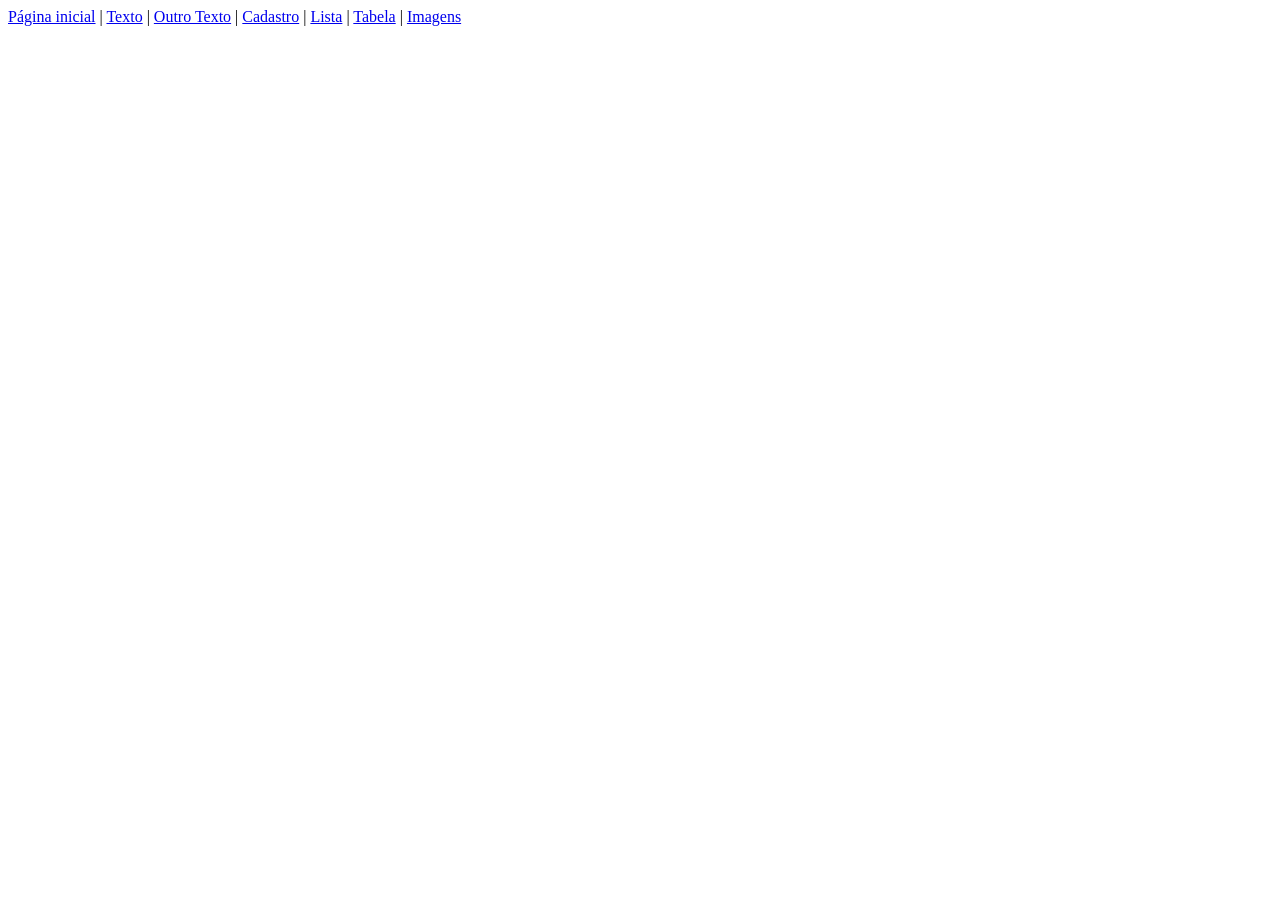
<file: index.html>
<!DOCTYPE html>
<html lang="pt-br">
<head>
    <meta charset="UTF-8">
    <meta name="viewport" content="width=device-width, initial-scale=1.0">
    <title>Projeto WEB - HTML/CSS </title>
</head>
<body>
    <div id="link">
        <a href="index.html">Página inicial</a> | <a href="/paginas/texto.html">Texto</a> | <a href="/paginas/outras_paginas/outro_texto.html">Outro Texto</a> | <a href="/paginas/cadastro.html">Cadastro</a> | <a href="/paginas/listas.html">Lista</a> | <a href="/paginas/tabela.html">Tabela</a> | <a href="/paginas/imagens.html">Imagens</a>
    </div>

 
</body>
</html>
</file>
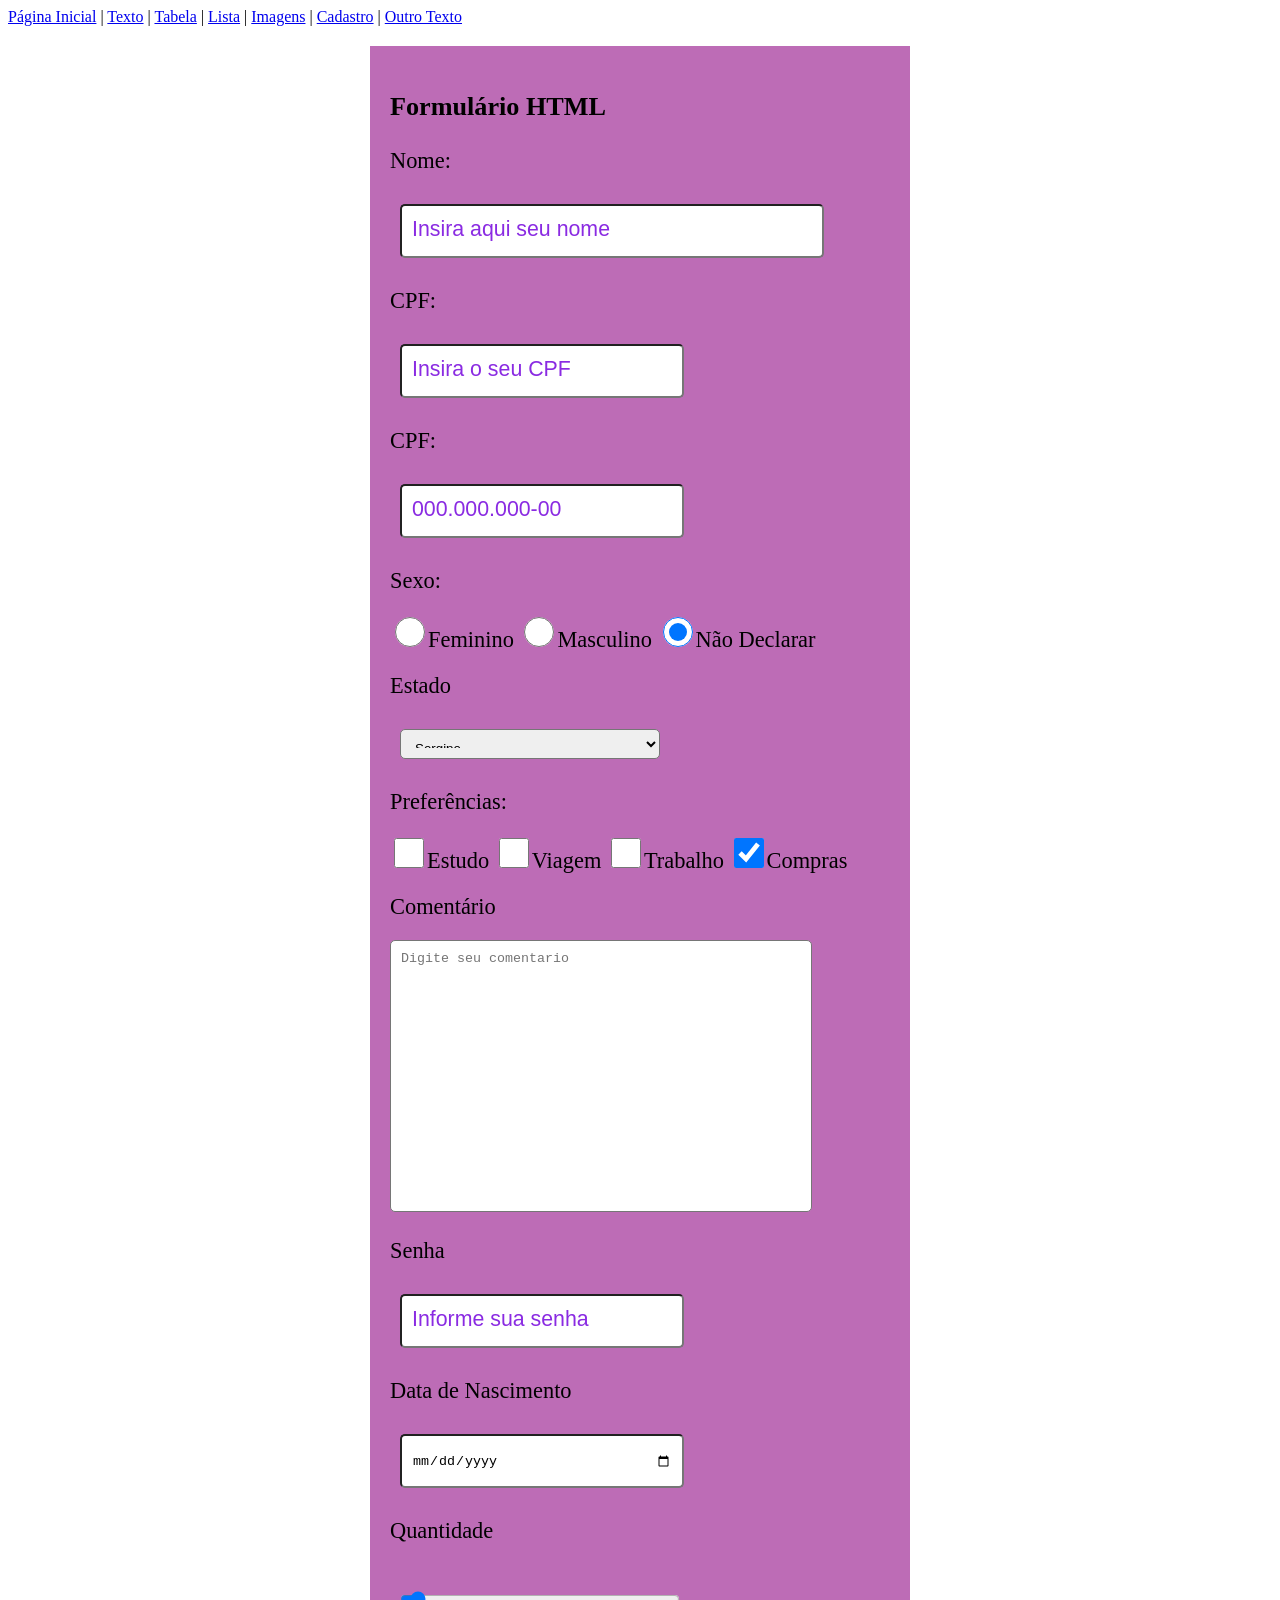
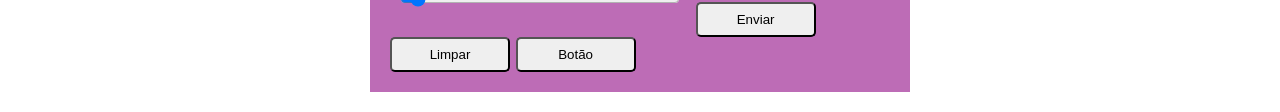
<file: paginas/cadastro.html>
<!DOCTYPE html>
<html lang="pt-br">
<head>
    <meta charset="UTF-8">
    <meta name="viewport" content="width=device-width, initial-scale=1.0">
    <title>Projeto Web - HTML/CSS</Html></title>
    <link rel="stylesheet" href="../css/style_formulario.css">
</head>
<body>
    <div id="links">
        <a href="../index.html">Página Inicial</a> | <a href="/paginas/texto.html">Texto</a> | <a href="/paginas/tabela.html">Tabela</a> | <a href="/paginas/listas.html">Lista</a> | <a href="/paginas/imagens.html">Imagens</a> | <a href="/paginas/cadastro.html">Cadastro</a> | <a href="/paginas/outras paginas/outro_texto.html">Outro Texto</a>
    </div>

    <div id="div-form">
        <h3>Formulário HTML</h3>
        <form name="form-pessoa" id="form-pessoa" method="post">

            <label for="nome">Nome:</label>
            <input type="text" id="nome" name="nome" class="input-txt01" maxlength="30" required placeholder="Insira aqui seu nome">

            <label for="cpf">CPF:</label>
            <input type="number" name="cpf" id="cpf" maxlength="14" class="input-txt02" placeholder="Insira o seu CPF" required>

            <label for="cpf">CPF:</label>
            <input type="text" name="cpf" id="cpf" maxlength="14" class="input-txt02" placeholder="000.000.000-00" pattern="[0-9]{3}\.[0-9]{3}\.[0-9]{3}\-[0-9]{2}" required>

            <label for="sexo">Sexo:</label>
            <input type="radio" name="sexo" id="sxF" required class="input-radio" value="F">Feminino
            <input type="radio" name="sexo" id="sxM" required class="input-radio" value="M">Masculino
            <input type="radio" name="sexo" id="sxND" required class="input-radio" value="N" checked>Não Declarar

            <label for="estado">Estado</label>
            <select name="estado" id="estado" class="input-txt02" required>
                <option>Selecione o Estado</option>
                <option value="Al">Alagoas</option>
                <option value="Ba">Bahia</option>
                <option value="Pe">Pernambuco</option>
                <option value="Pb">Paraíba</option>
                <option value="RN">Rio Grande do Norte</option>
                <option value="Ce">Ceára</option>
                <option value="Pi">Piauí</option>
                <option value="Ma">Maranhão</option>
                <option value="Se" selected>Sergipe</option>
            </select>

            <label for="preferencias">Preferências:</label>
            <input type="checkbox" name="estudo" class="input-check" id="estudo" value="estudo">Estudo
            <input type="checkbox" name="viagem" class="input-check" id="viagem" value="viagem">Viagem
            <input type="checkbox" name="trabalho" class="input-check" id="trabalho" value="trabalho">Trabalho
            <input type="checkbox" name="compras" class="input-check" id="compras" value="compras" checked>Compras

            <label for="comentario">Comentário</label>
            <textarea name="comentario" id="comentario" maxlength="40" placeholder="Digite seu comentario"></textarea>

            <label for="senha">Senha</label>
            <input type="password" name="senha" id="senha" class="input-txt02" required placeholder="Informe sua senha" maxlength="6">

            <label for="datanascimento">Data de Nascimento</label>
            <input type="date" name="datanascimento" id="datanascimento" class="input-txt02" required>

            <label for="quantidade">Quantidade</label>
            <input type="range" name="quantidade" id="quantidade" class="input-txt02" min="0" max="10" step="2" value="0" required>

            <button type="submit" id="btn-enviar" class="btn">Enviar</button>
            <button type="reset" id="btn-limpar" class="btn">Limpar</button>
            <button id="btn" class="btn">Botão</button>

        </form>

        <form name="form-pessoa02">
            
        </form>

    </div>
</body>
</html>
</file>
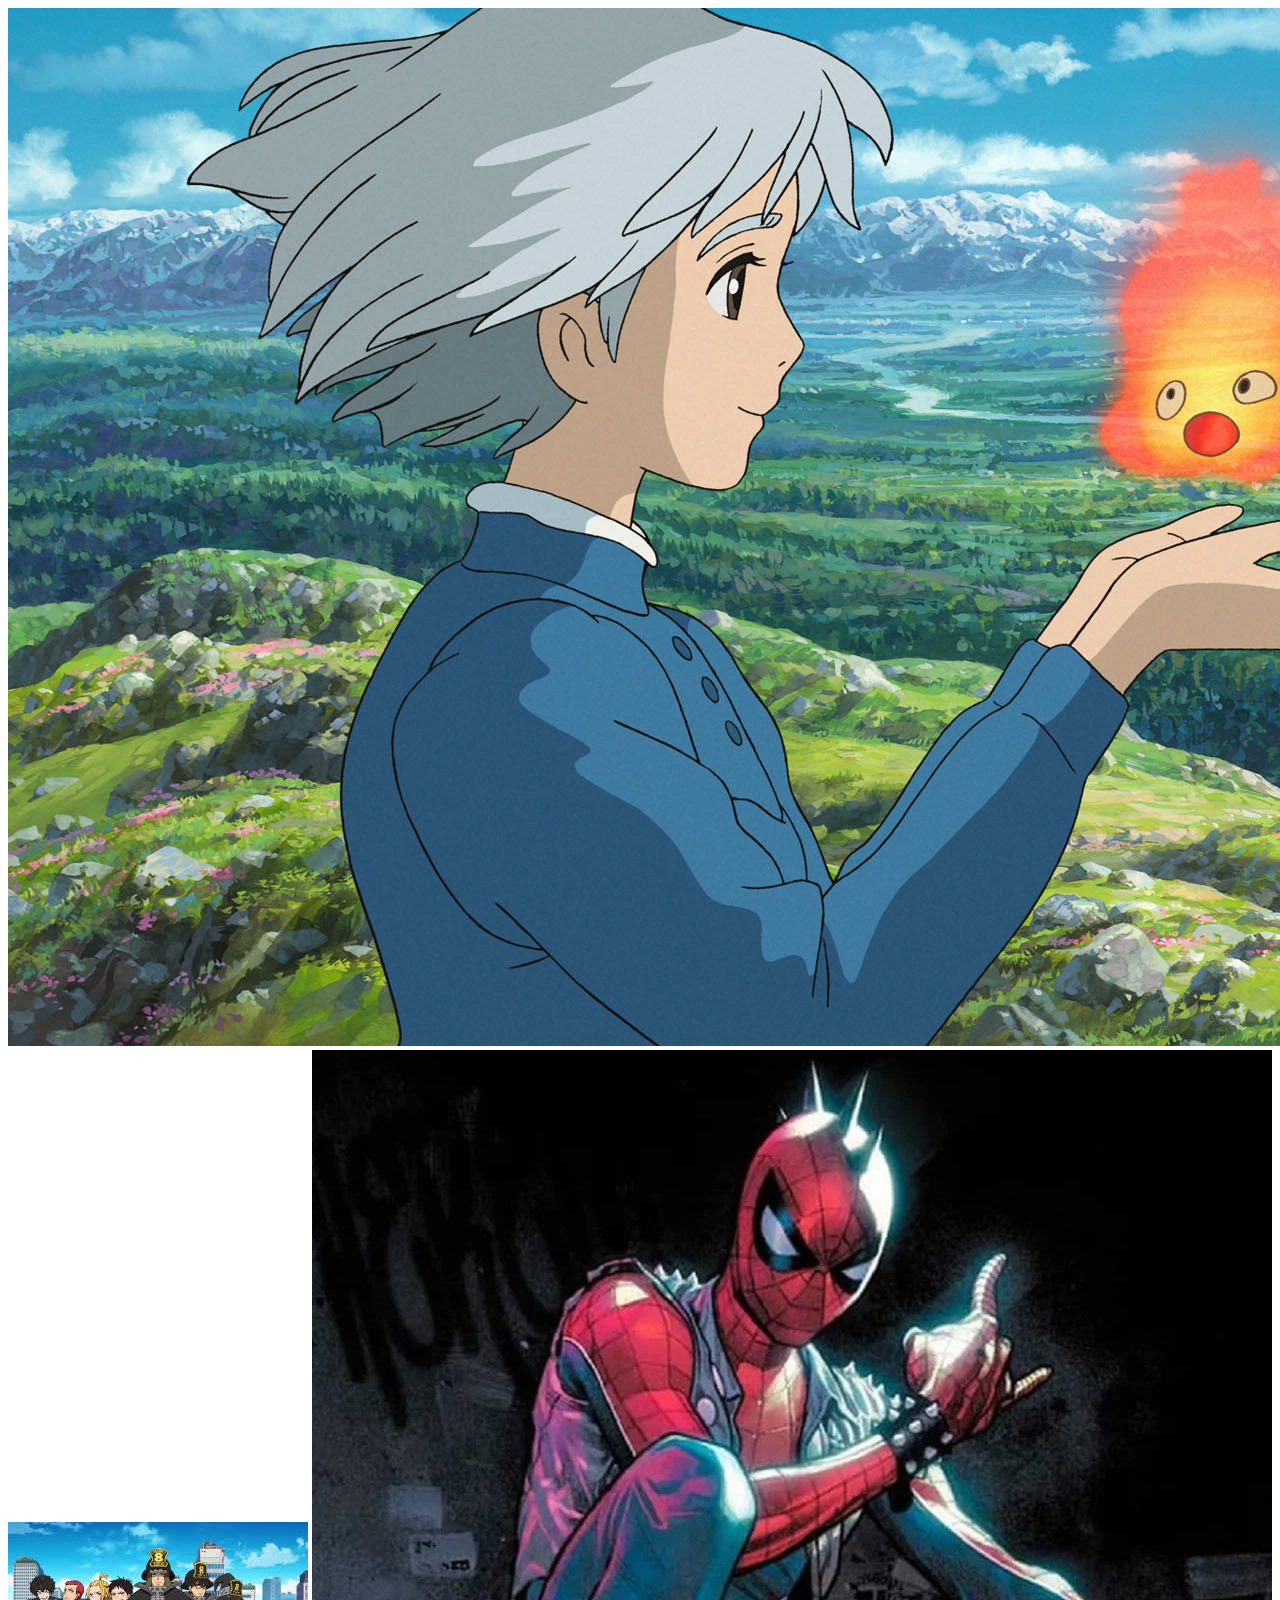
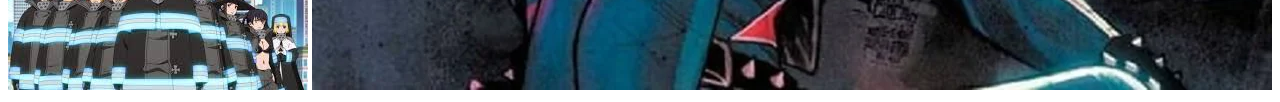
<file: paginas/imagem.html>
<!DOCTYPE html>
<html lang="pt-br">
<head>
    <meta charset="UTF-8">
    <meta name="viewport" content="width=device-width, initial-scale=1.0">
    <title>Projeto Web - HTML/CSS</title>
</head>
<body>
    <div id="div-imagens">
        <img src="../imagens/imagem01.webp" alt="Castelo Animado" title="Castelo Animado">

        <img src="../imagens/imagem02.jpg" alt="Fire Force"  title="Fire Force">

        <img src="../imagens/imagem03.webp" alt="Homem Aranha Punk" title="Homem Aranha Punk">
    </div>
    
</body>
</html>
</file>
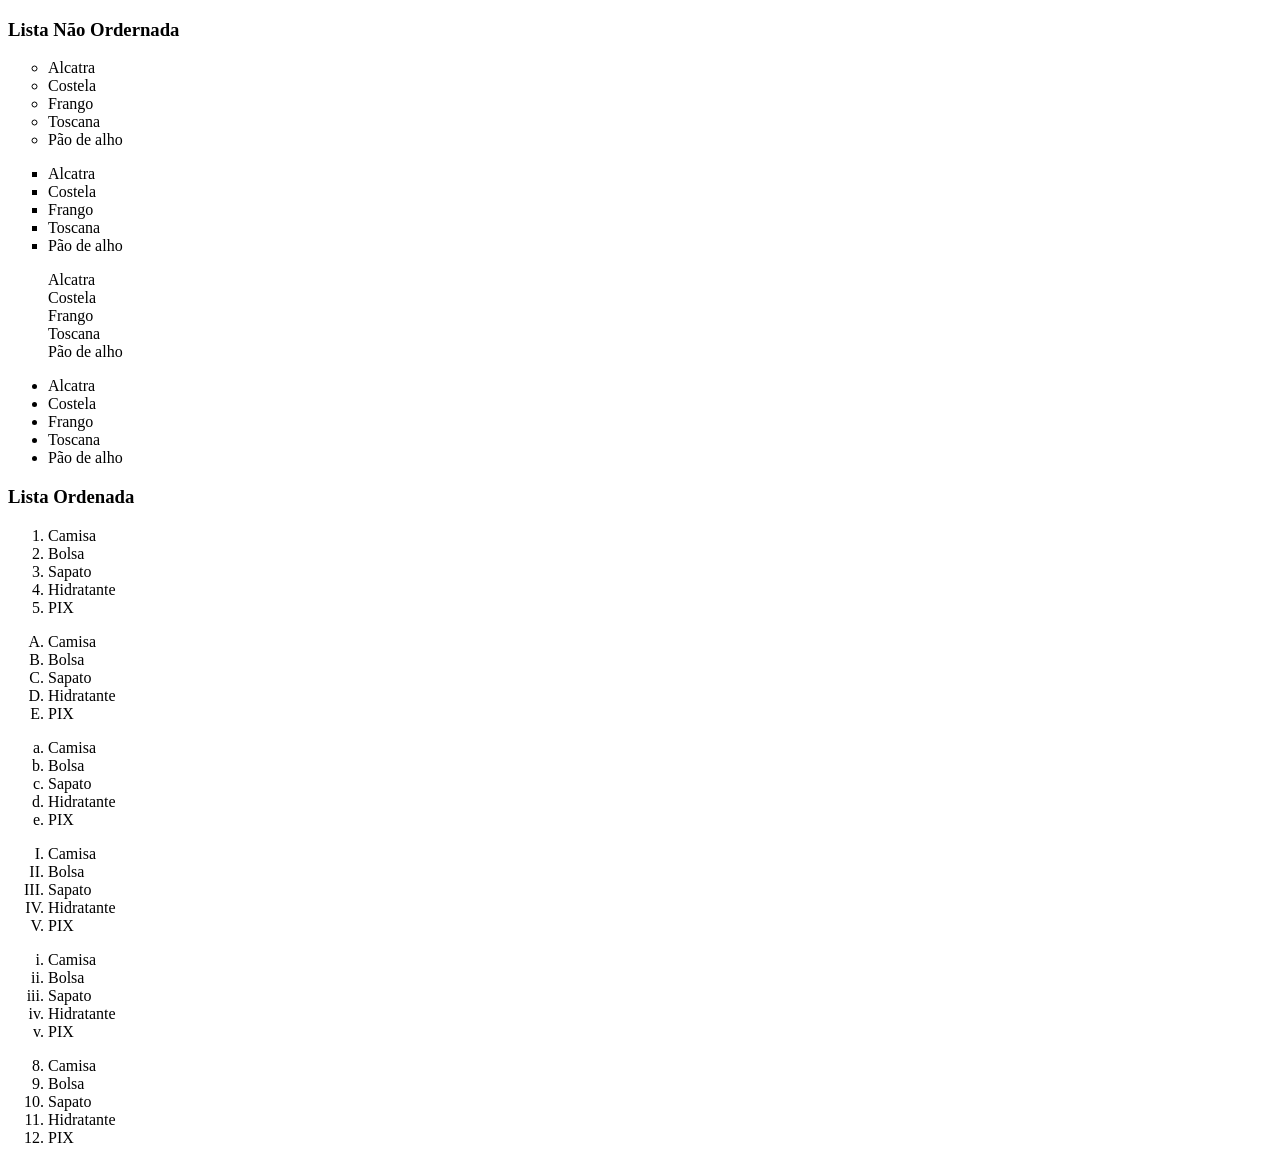
<file: paginas/listas.html>
<!DOCTYPE html>
<html lang="pt-br">
<head>
    <meta charset="UTF-8">
    <meta name="viewport" content="width=device-width, initial-scale=1.0">
    <title>Projeto WEB - HTML/CSS</title>
</head>
<body>
    <div id="listas">
        <h3>Lista Não Ordernada</h3>

        <ul type="circle">
            <li>Alcatra</li>
            <li>Costela</li>
            <li>Frango</li>
            <li>Toscana</li>
            <li>Pão de alho</li>
        </ul>

        <ul type="square">
            <li >Alcatra</li>
            <li>Costela</li>
            <li>Frango</li>
            <li>Toscana</li>
            <li>Pão de alho</li>
        </ul>

        <ul type="none">
            <li>Alcatra</li>
            <li>Costela</li>
            <li>Frango</li>
            <li>Toscana</li>
            <li>Pão de alho</li>
        </ul>

        <ul>
            <li>Alcatra</li>
            <li>Costela</li>
            <li>Frango</li>
            <li>Toscana</li>
            <li>Pão de alho</li>
        </ul>

        <h3>Lista Ordenada</h3>

        <ol>
            <li>Camisa</li>
            <li>Bolsa</li>
            <li>Sapato</li>
            <li>Hidratante</li>
            <li>PIX</li>
        </ol>

        <ol type="A">
            <li>Camisa</li>
            <li>Bolsa</li>
            <li>Sapato</li>
            <li>Hidratante</li>
            <li>PIX</li>
        </ol>

        <ol type="a">
            <li>Camisa</li>
            <li>Bolsa</li>
            <li>Sapato</li>
            <li>Hidratante</li>
            <li>PIX</li>
        </ol>

        <ol type="I">
            <li>Camisa</li>
            <li>Bolsa</li>
            <li>Sapato</li>
            <li>Hidratante</li>
            <li>PIX</li>
        </ol>

        <ol type="i">
            <li>Camisa</li>
            <li>Bolsa</li>
            <li>Sapato</li>
            <li>Hidratante</li>
            <li>PIX</li>
        </ol>

        <ol start="8">
            <li>Camisa</li>
            <li>Bolsa</li>
            <li>Sapato</li>
            <li>Hidratante</li>
            <li>PIX</li>
        </ol>
    </div>
</body>
</html>
</file>
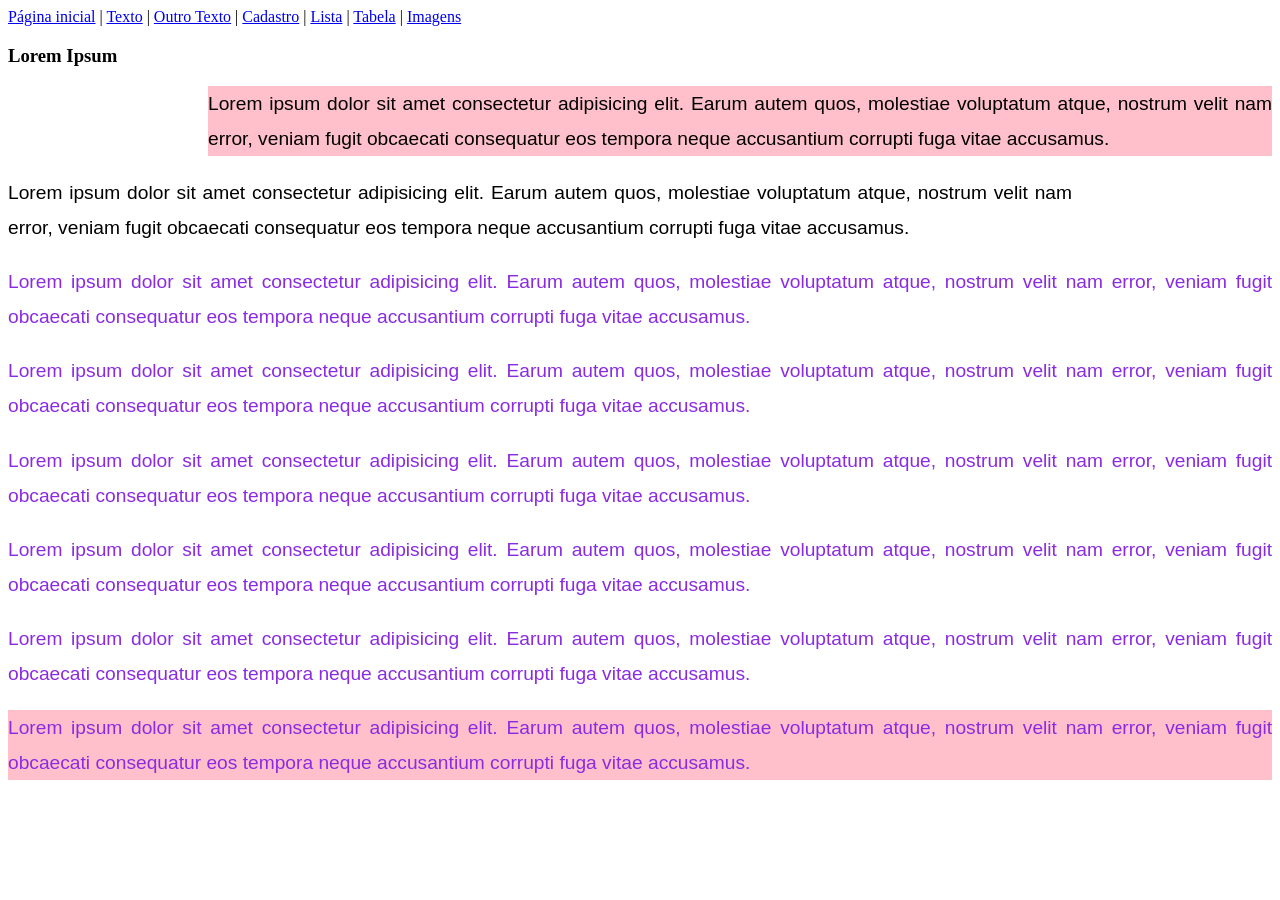
<file: paginas/texto.html>
<!DOCTYPE html>
<html lang="pt-br">
<head>
    <meta charset="UTF-8">
    <meta name="viewport" content="width=device-width, initial-scale=1.0">
    <title>Projeto WEB - HTML/CSS</title>
    <link rel="stylesheet" href="../css/styles_texto.css">
</head>
<body>
    <div div="links">
        <a href="../index.html">Página inicial</a> | <a href="texto.html">Texto</a> | <a href="/outras_paginas/outro_texto.html">Outro Texto</a> | <a href="/cadastro.html">Cadastro</a> | <a href="listas.html">Lista</a> | <a href="tabela.html">Tabela</a> | <a href="imagens.html">Imagens</a>
    </div>

    <div id="texto">
        <h3>Lorem Ipsum</h3>

        <p id="paragrafo01" class="especial">Lorem ipsum dolor sit amet consectetur adipisicing elit. Earum autem quos, molestiae voluptatum atque, nostrum velit nam error, veniam fugit obcaecati consequatur eos tempora neque accusantium corrupti fuga vitae accusamus.</p>
        <p id="paragrafo02">Lorem ipsum dolor sit amet consectetur adipisicing elit. Earum autem quos, molestiae voluptatum atque, nostrum velit nam error, veniam fugit obcaecati consequatur eos tempora neque accusantium corrupti fuga vitae accusamus.</p>
        <p class="paragrafos">Lorem ipsum dolor sit amet consectetur adipisicing elit. Earum autem quos, molestiae voluptatum atque, nostrum velit nam error, veniam fugit obcaecati consequatur eos tempora neque accusantium corrupti fuga vitae accusamus.</p>
        <p class="paragrafos">Lorem ipsum dolor sit amet consectetur adipisicing elit. Earum autem quos, molestiae voluptatum atque, nostrum velit nam error, veniam fugit obcaecati consequatur eos tempora neque accusantium corrupti fuga vitae accusamus.</p>
        <p class="paragrafos">Lorem ipsum dolor sit amet consectetur adipisicing elit. Earum autem quos, molestiae voluptatum atque, nostrum velit nam error, veniam fugit obcaecati consequatur eos tempora neque accusantium corrupti fuga vitae accusamus.</p>
        <p class="paragrafos">Lorem ipsum dolor sit amet consectetur adipisicing elit. Earum autem quos, molestiae voluptatum atque, nostrum velit nam error, veniam fugit obcaecati consequatur eos tempora neque accusantium corrupti fuga vitae accusamus.</p>
        <p class="paragrafos">Lorem ipsum dolor sit amet consectetur adipisicing elit. Earum autem quos, molestiae voluptatum atque, nostrum velit nam error, veniam fugit obcaecati consequatur eos tempora neque accusantium corrupti fuga vitae accusamus.</p>
        <p class="paragrafos especial">Lorem ipsum dolor sit amet consectetur adipisicing elit. Earum autem quos, molestiae voluptatum atque, nostrum velit nam error, veniam fugit obcaecati consequatur eos tempora neque accusantium corrupti fuga vitae accusamus.</p>

    </div>
</body>
</html>
</file>
<file: css/style_formulario.css>
label{
    display: block;
    margin: 20px 0px;
}

.input-txt01, .input-txt02{
    height: 30px;
    border-radius: 5px;
    padding: 10px;
    margin: 10px;
}

select{
    height: 60px;
}

.input-txt01, textarea{
    width: 400px;
}

.input-txt02, select{
    width: 260px;
}

textarea{
    height: 250px;
    resize: none;
    padding: 10px;
    border-radius: 5px;
}

input::placeholder{
    color: blueviolet;
    font-size: 1.6em;
}

input[type="radio"], input[type="checkbox"]{
    width: 30px;
    height: 30px;
    cursor: pointer;
}

#div-form{
    width: 500px;
    min-height: 600px;
    margin: 20px auto;
    background-color: rgb(189, 108, 182);
    padding: 20px;
    font-size: 1.4em;
}

#div-bnts{
    width: 100%;
    height: 40px;
}

button{
    width: 120px;
    height: 35px;
    cursor: pointer;
    border-radius: 5px;
}
</file>
<file: css/styles_texto.css>
/*
seletor{
    propriedade: valor;
    propriedade: valor;
}
*/

p{
    font-family: "Helvetica";
    font-size: 1.2em;
    text-align: justify;
    line-height: 35px;
}

#paragrafo01{
    margin-left: 200px;
}

#paragrafo02{
    margin-right: 200px;
}

.paragrafos{
    color: blueviolet;
}

.especial{
    background-color: pink;
}
</file>
